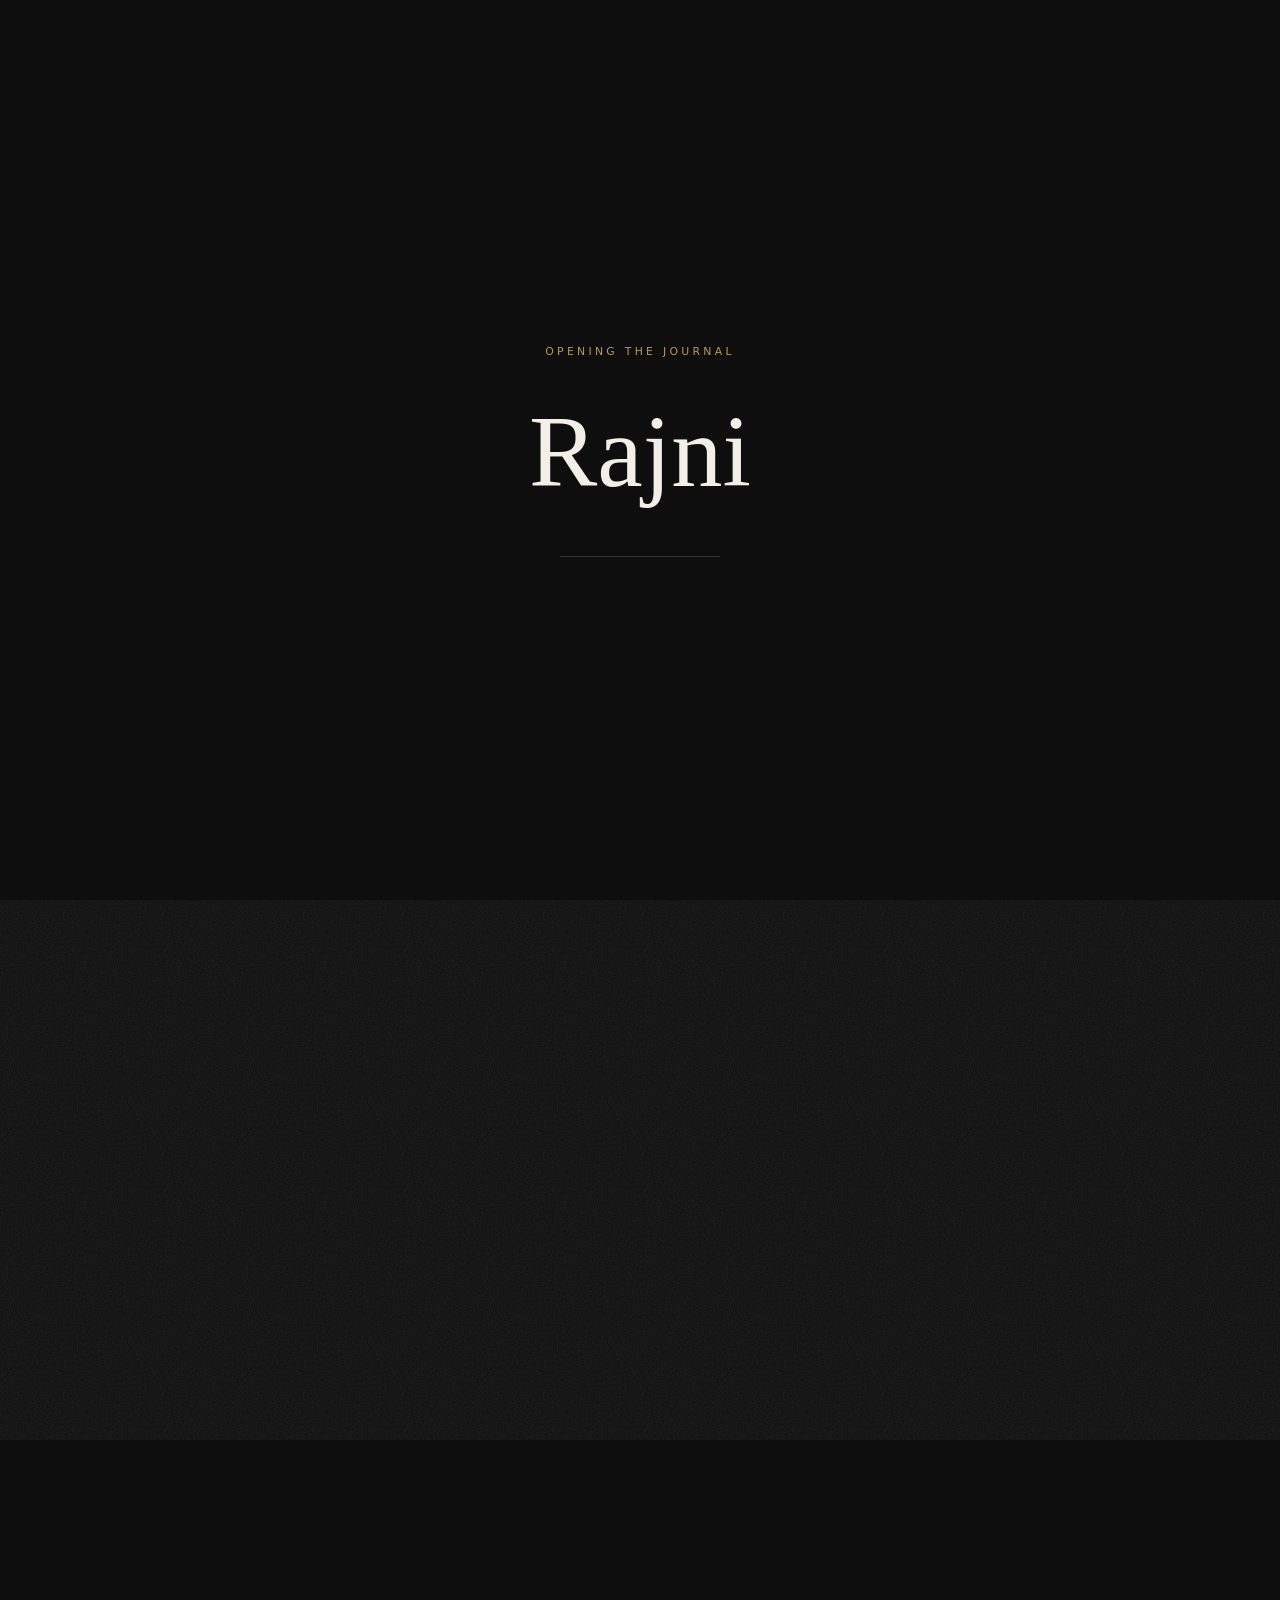
<file: index.html>
<!doctype html>
<html lang="en">
<head>
  <meta charset="utf-8">
  <meta name="viewport" content="width=device-width, initial-scale=1, viewport-fit=cover">
  <title>Rajni — A Designer's Private Journal</title>
  <meta name="description" content="The private journal of Rajni — web, brand and social design, WordPress and PHP builds, AI-assisted creative work.">
  <meta name="theme-color" content="#0e0e0e">
  <link rel="preconnect" href="https://fonts.googleapis.com">
  <link rel="preconnect" href="https://fonts.gstatic.com" crossorigin>
  <link href="https://fonts.googleapis.com/css2?family=Cormorant+Garamond:ital,wght@0,300;0,400;0,500;1,300;1,400;1,500&family=Inter:wght@300;400;500;600;700&family=Playfair+Display:ital,wght@0,400..900;1,400..900&family=Caveat:wght@400;600&family=Noto+Serif+Devanagari:wght@400;600&display=swap" rel="stylesheet">
  <link rel="stylesheet" href="css/styles.css">
</head>
<body class="is-loading">

  <!-- ============ Global layers ============ -->
  <div class="grain" aria-hidden="true"></div>

  <div class="grid-overlay" aria-hidden="true">
    <div class="grid-cols"><i></i><i></i><i></i><i></i><i></i><i></i><i></i><i></i><i></i><i></i><i></i><i></i></div>
    <div class="grid-h grid-h1"></div><div class="grid-h grid-h2"></div>
    <span class="reg tl">+</span><span class="reg tr">+</span><span class="reg bl">+</span><span class="reg br">+</span>
    <span class="grid-label">GRID 12 · BASELINE 8</span>
  </div>

  <div class="cursor" aria-hidden="true"><span class="cursor-label"></span></div>

  <div class="pageturn" aria-hidden="true">
    <div class="pt-sheet pt-a"><div class="pt-holes"><i></i><i></i><i></i></div></div>
    <div class="pt-sheet pt-b">
      <div class="pt-copy"><small class="pt-kicker">Chapter</small><h2 class="pt-title"></h2></div>
    </div>
  </div>

  <div class="loader" aria-hidden="true">
    <div class="loader-inner"><small>Opening the journal</small><h1>Rajni</h1><div class="loader-bar"><i></i></div></div>
  </div>

  <!-- ============ Fixed UI ============ -->
  <header class="ui ui-top">
    <a class="brand" href="#" data-goto="0" aria-label="Back to cover">R<span>.</span></a>
    <nav class="chapters" aria-label="Chapters"></nav>
    <button class="grid-toggle" type="button" aria-pressed="false">Grid <kbd>G</kbd></button>
  </header>

  <footer class="ui ui-bottom">
    <div class="count"><b class="count-now">01</b><span>/</span><span class="count-total">25</span></div>
    <div class="progress"><i></i></div>
    <div class="chapter-name">Cover</div>
    <div class="hint"><span>Scroll</span> or <span>← →</span></div>
  </footer>

  <!-- ============ Journey ============ -->
  <main class="stage">
    <div class="track">

      <!-- 01 COVER -->
      <section class="screen" data-theme="light" data-chapter="Cover" data-title="Cover">
        <div class="paper-lines"></div>
        <div class="frame arch abs" data-depth="40" style="--x:56;--y:10%;--w:19;--r:0deg"><img src="assets/art/book-design.svg" alt="A hardcover book of website design"><small class="cap">Plate I — a book of design</small></div>
        <div class="frame abs" data-depth="70" data-speed="8" style="--x:73;--y:38%;--w:16;--r:3deg"><img src="assets/art/monitor-code.svg" alt="A desktop with code on screen"><small class="cap">Plate II — code, after dark</small></div>
        <div class="frame arch abs" data-depth="25" style="--x:80;--y:6%;--w:12;--r:-2deg"><img src="assets/art/book-stack.svg" alt="A stack of design books"></div>
        <div class="cover-type abs" style="--x:6;--y:20%;--w:56">
          <small class="eyebrow">Volume 01 — The Private Journal of</small>
          <h1 class="display">Rajni<em>.</em></h1>
          <p class="lede">Web, brand and social design — built in WordPress and PHP,<br>shaped with AI, kept as a quiet record of how things are made.</p>
        </div>
        <div class="cover-foot abs" style="--x:6;--y:84%;--w:48"><span>Sydney, Australia</span><span>Portfolio 2026</span><span>Turn the page →</span></div>
        <aside class="note" style="--x:38;--y:74%;--r:-4deg" data-more="Scroll, use the arrow keys, or drag these notes around — they're pinned, not glued."><b>A note —</b> this journal moves sideways. Take your time.</aside>
      </section>

      <!-- 02 MY STORY -->
      <section class="screen" data-theme="dark" data-chapter="My Story" data-title="My Story">
        <div class="frame arch abs" data-depth="30" data-speed="-6" style="--x:5;--y:12%;--w:23;--r:0deg"><img src="assets/art/writing-desk.svg" alt="A writing desk with an open journal and tea"><small class="cap">Fig. 1 — where I write</small></div>
        <div class="frame abs" data-depth="60" data-speed="10" style="--x:21;--y:50%;--w:16;--r:-3deg"><img src="assets/art/reading-nook.svg" alt="A quiet reading corner with an armchair and lamp"><small class="cap">Fig. 2 — where I read</small></div>
        <div class="text-block abs" style="--x:44;--y:14%;--w:44">
          <small class="eyebrow">Chapter I — My Story</small>
          <h2 class="h1">An IT mind with a designer's eye — I make <em>calm</em>, considered websites.</h2>
          <p>I came to Australia to study information technology and cyber security — two master's degrees, in a new country, building a life from scratch. Along the way I worked as a WordPress and SEO assistant, in a warehouse and in a pizzeria, and learned that I love being useful. Somewhere between code and colour I realised the part I enjoy most is shaping how things feel.</p>
          <p>Today I design and build websites in WordPress and PHP, craft brand concepts and social campaigns, and use AI — Claude and careful prompting — to explore ideas faster without losing the human touch.</p>
        </div>
        <span class="giant abs" style="--x:64;--y:64%;--w:40" data-speed="-14">01</span>
        <aside class="note note-dark" style="--x:34;--y:6%;--r:3deg" data-more="Reading books, building small projects in public, and trying to turn good intentions into habits."><b>This season —</b> books, builds, habits.</aside>
      </section>

      <!-- 03 DESIGN PHILOSOPHY -->
      <section class="screen" data-theme="dark" data-chapter="Design Philosophy" data-title="Design Philosophy">
        <div class="vertical-title abs" style="--x:3;--y:12%">Design Philosophy</div>
        <div class="philosophy abs" style="--x:12;--y:14%;--w:58">
          <blockquote class="quote">“Space is the first luxury. <em>Restraint is the second.</em>”</blockquote>
          <div class="three">
            <article><span>01</span><h3>Ma — the pause</h3><p>Emptiness is a material. I leave room so the important thing can breathe.</p></article>
            <article><span>02</span><h3>One clear next step</h3><p>Every page earns its keep: book, call, enquire. No guessing what to do next.</p></article>
            <article><span>03</span><h3>Quiet detail</h3><p>Hairlines, grain, the right 4px. The work you feel before you see it.</p></article>
          </div>
        </div>
        <div class="frame abs" data-depth="35" data-speed="-6" style="--x:78;--y:10%;--w:14;--r:2deg"><img src="assets/art/book-design.svg" alt="A book of design"></div>
        <div class="frame abs" data-depth="55" data-speed="6" style="--x:76;--y:48%;--w:17;--r:-2deg"><img src="assets/art/open-book.svg" alt="An open book of website inspiration"><small class="cap">Study — layouts worth keeping</small></div>
        <aside class="note note-dark" style="--x:56;--y:80%;--r:-2deg" data-more="Three rules I keep: leave room, give every page one clear next step, and finish what I start."><b>Rule of thumb —</b> remove one thing, then another.</aside>
      </section>

      <!-- 04 CREATIVE PROCESS -->
      <section class="screen" data-theme="light" data-chapter="Creative Process" data-title="Creative Process">
        <div class="paper-lines"></div>
        <div class="text-block abs" style="--x:6;--y:14%;--w:36">
          <small class="eyebrow">Chapter III — Creative Process</small>
          <h2 class="h1">From a quiet question to a <em>live</em> website.</h2>
        </div>
        <div class="process abs" style="--x:6;--y:46%;--w:88">
          <div class="process-line"><i></i></div>
          <ol>
            <li><b>01</b><h4>Listen</h4><p>Brief, audience, what the page must do.</p></li>
            <li><b>02</b><h4>Concept</h4><p>Moodboards and prompt-led exploration with Claude.</p></li>
            <li><b>03</b><h4>Compose</h4><p>Grids, type and a small, honest design system.</p></li>
            <li><b>04</b><h4>Build</h4><p>WordPress and PHP, tested locally first.</p></li>
            <li><b>05</b><h4>Launch</h4><p>GitHub Pages or Cloudflare — then refine.</p></li>
          </ol>
        </div>
        <aside class="note" style="--x:62;--y:12%;--r:4deg" data-more="Building locally first means mistakes happen in private and launches stay calm."><b>Where time goes —</b> concept and build, in that order.</aside>
      </section>

      <!-- 05 FEATURED PROJECTS INDEX -->
      <section class="screen" data-theme="dark" data-chapter="Featured Projects" data-title="Featured Projects — Index">
        <div class="text-block abs" style="--x:6;--y:14%;--w:36">
          <small class="eyebrow">Chapter IV — Featured Projects</small>
          <h2 class="h1">Real websites, <em>four pages</em> each.</h2>
          <p>Home → Design System → Website Breakdown → Reflection. Hover a title to preview it.</p>
        </div>
        <ul class="project-index abs" id="projectIndex" style="--x:46;--y:14%;--w:48"></ul>
      </section>

      <!-- PROJECT SCREENS (3 × 4) + BEHANCE SCREEN INJECTED HERE BY js/main.js -->

      <!-- 19 DESIGN PLAYGROUND -->
      <section class="screen" data-theme="dark" data-chapter="Design Playground" data-title="Design Playground" data-anchor="after-projects">
        <div class="text-block abs" style="--x:6;--y:12%;--w:30">
          <small class="eyebrow">Chapter V — Design Playground</small>
          <h2 class="h1">Touch <em>everything.</em></h2>
          <p>A small experiment bench. Type anything, bend the weight, change the paper.</p>
        </div>
        <div class="playground abs" style="--x:38;--y:12%;--w:56">
          <div class="pg-card" id="pgCard">
            <div class="pg-text" id="pgText" contenteditable="true" spellcheck="false" aria-label="Editable specimen">Quiet luxury</div>
          </div>
          <div class="pg-controls">
            <label>Weight <input type="range" id="pgWeight" min="400" max="900" value="500"></label>
            <label>Tracking <input type="range" id="pgTrack" min="-4" max="16" value="0"></label>
            <label>Size <input type="range" id="pgSize" min="40" max="140" value="96"></label>
            <div class="pg-swatches" id="pgSwatches">
              <button type="button" data-bg="#f4efe6" data-fg="#0e0e0e" style="--c:#f4efe6" aria-label="Ivory"></button>
              <button type="button" data-bg="#0e0e0e" data-fg="#f4efe6" style="--c:#0e0e0e" aria-label="Black"></button>
              <button type="button" data-bg="#b59a5b" data-fg="#0e0e0e" style="--c:#b59a5b" aria-label="Gold"></button>
              <button type="button" data-bg="#a0454b" data-fg="#f4efe6" style="--c:#a0454b" aria-label="Berry"></button>
            </div>
          </div>
        </div>
        <aside class="note note-dark" style="--x:10;--y:70%;--r:-3deg" data-more="Playfair Display is a variable font, so the weight slider is real, not faked."><b>Try it —</b> click the words and type.</aside>
      </section>

      <!-- 20 SKILLS — TOOLKIT -->
      <section class="screen" data-theme="dark" data-chapter="Skills" data-title="Skills — Toolkit">
        <div class="text-block abs" style="--x:6;--y:9%;--w:50">
          <small class="eyebrow">Chapter VI — Skills</small>
          <h2 class="h1">What's in the <em>toolkit.</em></h2>
        </div>
        <div class="skill-groups abs" style="--x:6;--y:26%;--w:88">
          <article class="sg"><span class="n">01</span><h3>Build &amp; Launch</h3><p>From a local site to a live link.</p>
            <ul class="chips"><li>WordPress</li><li>PHP</li><li>Local (local dev)</li><li>HTML · CSS · JS</li><li>Git &amp; GitHub</li><li>GitHub Pages</li><li>Cloudflare Pages</li><li>SEO</li></ul></article>
          <article class="sg"><span class="n">02</span><h3>Design</h3><p>Pages that read like a magazine.</p>
            <ul class="chips"><li>UI / UX</li><li>Web design</li><li>Branding</li><li>Figma</li><li>Adobe Creative Suite</li><li>Canva</li><li>Motion · GSAP</li></ul></article>
          <article class="sg"><span class="n">03</span><h3>Brand &amp; Social</h3><p>Campaigns with one consistent world.</p>
            <ul class="chips"><li>Social media campaigns</li><li>Lip Love visual concept</li><li>Instagram &amp; Facebook</li><li>Content calendars</li><li>Visual storytelling</li></ul></article>
          <article class="sg"><span class="n">04</span><h3>AI &amp; Prompting</h3><p>Faster exploration, human final say.</p>
            <ul class="chips"><li>Claude</li><li>AI prompts</li><li>Prompt-led concepts</li><li>AI imagery</li><li>Workflow automation</li></ul></article>
          <article class="sg"><span class="n">05</span><h3>Cloud &amp; Security</h3><p>Fundamentals, practised in a home lab.</p>
            <ul class="chips"><li>AWS Cloud Practitioner</li><li>Azure architecture</li><li>Cyber security</li><li>Kali · pfSense</li><li>VirtualBox</li><li>Docker</li></ul></article>
          <article class="sg"><span class="n">06</span><h3>Working style</h3><p>The habits behind the work.</p>
            <ul class="chips"><li>Self-directed learning</li><li>Documentation · READMEs</li><li>Client communication</li><li>Customer service</li><li>Attention to detail</li></ul></article>
        </div>
      </section>

      <!-- 21 SKILLS — PATH & CREDENTIALS -->
      <section class="screen" data-theme="light" data-chapter="Skills" data-title="Skills — Path & Credentials">
        <div class="paper-lines"></div>
        <div class="text-block abs" style="--x:6;--y:13%;--w:32">
          <small class="eyebrow">Chapter VI — Path &amp; credentials</small>
          <h2 class="h1">Learning in <em>public.</em></h2>
          <p>Two master's degrees in IT, a cloud certification, and projects documented on GitHub as I go.</p>
        </div>
        <ul class="cred abs" style="--x:40;--y:14%;--w:34">
          <li><time>2022 — 2024</time><div><h4>Master of Applied Information Technology</h4><p>Victoria University</p></div></li>
          <li><time>2024 — 2026</time><div><h4>Master of Information Technology</h4><p>Cyber Security major · SISTC</p></div></li>
          <li><time>Certified</time><div><h4>AWS Certified Cloud Practitioner</h4><p>Cloud fundamentals</p></div></li>
          <li><time>Ongoing</time><div><h4>Cyber security home lab &amp; Azure case study</h4><p>Documented on GitHub as portfolio projects</p></div></li>
        </ul>
        <div class="seal abs" data-depth="30" style="--x:80;--y:16%;--w:14;--r:-6deg"><b>AWS</b><small>Cloud<br>Practitioner</small></div>
        <a class="back abs" href="https://github.com/RAjni634" target="_blank" rel="noopener" data-cursor="Open" style="--x:78;--y:50%;--w:16;text-align:center">GitHub ↗</a>
        <aside class="note" style="--x:8;--y:56%;--r:-3deg" data-more="Next up: the advanced Flyer Track Lite on Azure, and phase two of the home lab."><b>Always learning —</b> Azure and the home lab are next.</aside>
        <div class="marquee abs" style="--x:0;--y:80%;--w:100"><div class="marquee-track">
          <span>WordPress</span><span>PHP</span><span>Local</span><span>GitHub Pages</span><span>Cloudflare</span><span>Claude</span><span>AI prompts</span><span>Social media campaigns</span><span>Lip Love visual concept</span>
          <span>WordPress</span><span>PHP</span><span>Local</span><span>GitHub Pages</span><span>Cloudflare</span><span>Claude</span><span>AI prompts</span><span>Social media campaigns</span><span>Lip Love visual concept</span>
        </div></div>
      </section>

      <!-- 22 CREATIVE JOURNAL — gratitude style -->
      <section class="screen" data-theme="light" data-chapter="Creative Journal" data-title="Creative Journal">
        <div class="paper-lines"></div>
        <div class="text-block abs" style="--x:6;--y:12%;--w:24">
          <small class="eyebrow">Chapter VII — Creative Journal</small>
          <h2 class="h1">Notes from the <em>desk.</em></h2>
          <p>A gratitude journal, kept in public. Small, honest and a little handwritten.</p>
        </div>
        <article class="entry abs" style="--x:33;--y:12%;--w:29;--r:-1deg"><small>Entry 01 · Gratitude</small><h4>How I came to Australia</h4><p>I came here to study — two master's degrees in IT and cyber security, in a country that felt very far from home. The first months were quiet and the work was long. But Sydney gave me room to build: new skills, new projects, a habit of starting small and finishing. I'm grateful for every step that brought me here.</p></article>
        <article class="entry abs" style="--x:65;--y:14%;--w:28;--r:1.2deg"><small>Entry 02 · Hobbies</small><h4>Collecting hobbies on purpose</h4><p>Right now it's books — a few pages every night. Then design, small builds, a home lab on weekends. The point isn't to be good fast. It's to be curious on a schedule, and to enjoy the slow part.</p></article>
        <div class="grat abs" style="--x:6;--y:46%;--w:27;--r:-1.5deg">
          <h4>Today I'm grateful for…</h4>
          <ol><li>a quiet morning and a good book</li><li>the people who helped me settle in</li><li>being able to build things from nothing</li></ol>
        </div>
        <div class="mantra abs" style="--x:36;--y:58%;--w:27;--r:1deg" data-cursor="Breathe">
          <small>Mantra · Shani</small>
          <div class="sa" lang="sa">ॐ शं शनैश्चराय नमः</div>
          <div class="tr">Om Śaṁ Śanaiścarāya Namaḥ</div>
          <p>Salutations to Shani — patience, discipline and steady effort.</p>
        </div>
        <div class="mylines abs" style="--x:67;--y:58%;--w:26">
          <p class="q">“Slow is a speed. Steady is a style.”</p>
          <a class="back" href="journal.html" data-cursor="Write">Open my full journal →</a>
        </div>
      </section>

      <!-- 23 WORDS I KEEP -->
      <section class="screen" data-theme="light" data-chapter="Words I Keep" data-title="Words I Keep">
        <div class="paper-lines"></div>
        <div class="text-block abs" style="--x:6;--y:14%;--w:28">
          <small class="eyebrow">Chapter VIII — Words I keep</small>
          <h2 class="h1">Lines worth <em>keeping.</em></h2>
          <p>I'm building a reading habit, one book at a time — and collecting sentences that make me want to build, too.</p>
        </div>
        <figure class="testi abs" style="--x:36;--y:14%;--w:28;--r:-1deg"><blockquote>Do the thing, and you shall have the power.</blockquote><figcaption>Ralph Waldo Emerson — Self-Reliance</figcaption></figure>
        <figure class="testi abs" style="--x:67;--y:28%;--w:26;--r:1.5deg"><blockquote>Books are the best of things, well used.</blockquote><figcaption>Ralph Waldo Emerson — Society and Solitude</figcaption></figure>
        <div class="reading abs" style="--x:36;--y:58%;--w:28;--r:.8deg"><small>Currently</small><h4>Reading, a few pages a night</h4><p>Books on habits, design and building a life in a new country.</p></div>
        <div class="invite abs" style="--x:67;--y:62%;--w:26"><small>Worked with me?</small><p>Client words will live here once they're shared. Say hello and I'll add yours.</p><a class="back" href="mailto:rajni12499@gmail.com?subject=A%20few%20words%20about%20working%20with%20Rajni" data-cursor="Write">Share a few words →</a></div>
        <aside class="note" style="--x:8;--y:66%;--r:3deg" data-more="Real testimonials only — they'll appear here as clients share them."><b>Open slot —</b> ask me for a reference.</aside>
      </section>

      <!-- 24 CONTACT -->
      <section class="screen" data-theme="dark" data-chapter="Contact" data-title="Contact">
        <div class="text-block abs" style="--x:6;--y:16%;--w:40">
          <small class="eyebrow">Chapter IX — Contact</small>
          <h2 class="h1">Let's make something <em>quietly remarkable.</em></h2>
          <p>Websites, brand concepts and social campaigns — or just a good book recommendation.</p>
        </div>
        <div class="contact abs" style="--x:48;--y:20%;--w:28">
          <a class="mail" href="mailto:rajni12499@gmail.com" data-cursor="Write">rajni12499@gmail.com</a>
          <ul>
            <li><a href="https://www.behance.net/rajni2" target="_blank" rel="noopener" data-cursor="Open">Behance <i>↗</i></a></li>
            <li><a href="https://github.com/RAjni634" target="_blank" rel="noopener" data-cursor="Open">GitHub <i>↗</i></a></li>
            <li><a href="journal.html" data-cursor="Open">Journal <i>↗</i></a></li>
          </ul>
        </div>
        <div class="frame arch abs" data-depth="30" style="--x:80;--y:12%;--w:14;--r:2deg"><img src="assets/art/phone-mail.svg" alt="A phone showing an email icon"></div>
        <aside class="note note-dark" style="--x:8;--y:60%;--r:-3deg" data-more="Based in Sydney. Happy to talk about WordPress builds, brand concepts, social campaigns — or the book you are reading."><b>Open to —</b> freelance web, brand &amp; social work.</aside>
      </section>

      <!-- 25 CLOSING -->
      <section class="screen" data-theme="light" data-chapter="Closing" data-title="Closing Statement">
        <div class="paper-lines"></div>
        <div class="closing abs" style="--x:10;--y:24%;--w:80">
          <small class="eyebrow">Final page</small>
          <p class="closing-quote">Design is not decoration. It is the <em>quiet confidence</em> that a thing was made with care.</p>
          <button class="back" type="button" data-goto="0" data-cursor="Begin">Return to the cover ↺</button>
        </div>
        <span class="signature abs" style="--x:68;--y:74%;--w:24">Rajni</span>
      </section>

    </div>
  </main>

  <noscript><p style="padding:2rem;font-family:sans-serif">This journal needs JavaScript to turn its pages.</p></noscript>

  <script src="js/vendor/gsap.min.js"></script>
  <script src="js/vendor/ScrollTrigger.min.js"></script>
  <script src="js/vendor/lenis.min.js"></script>
  <script src="js/data.js"></script>
  <script src="js/main.js"></script>
</body>
</html>
</file>
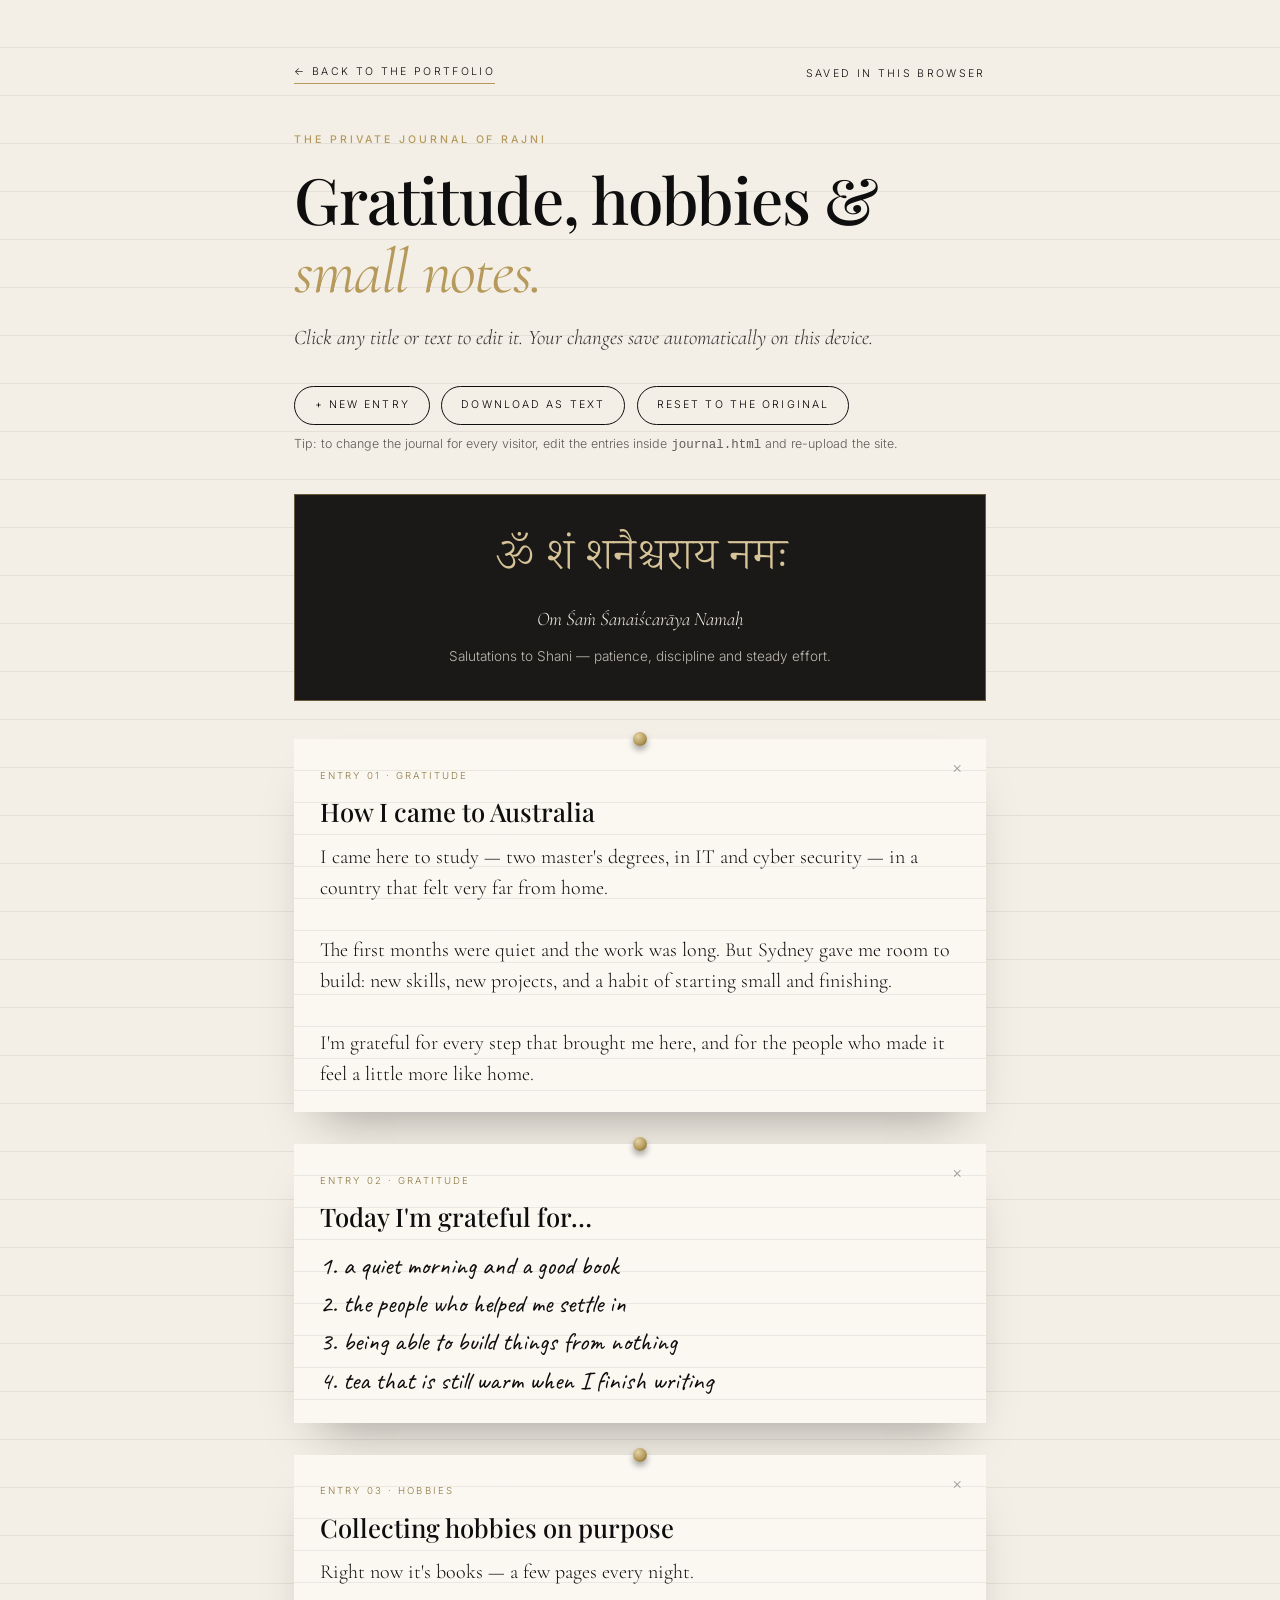
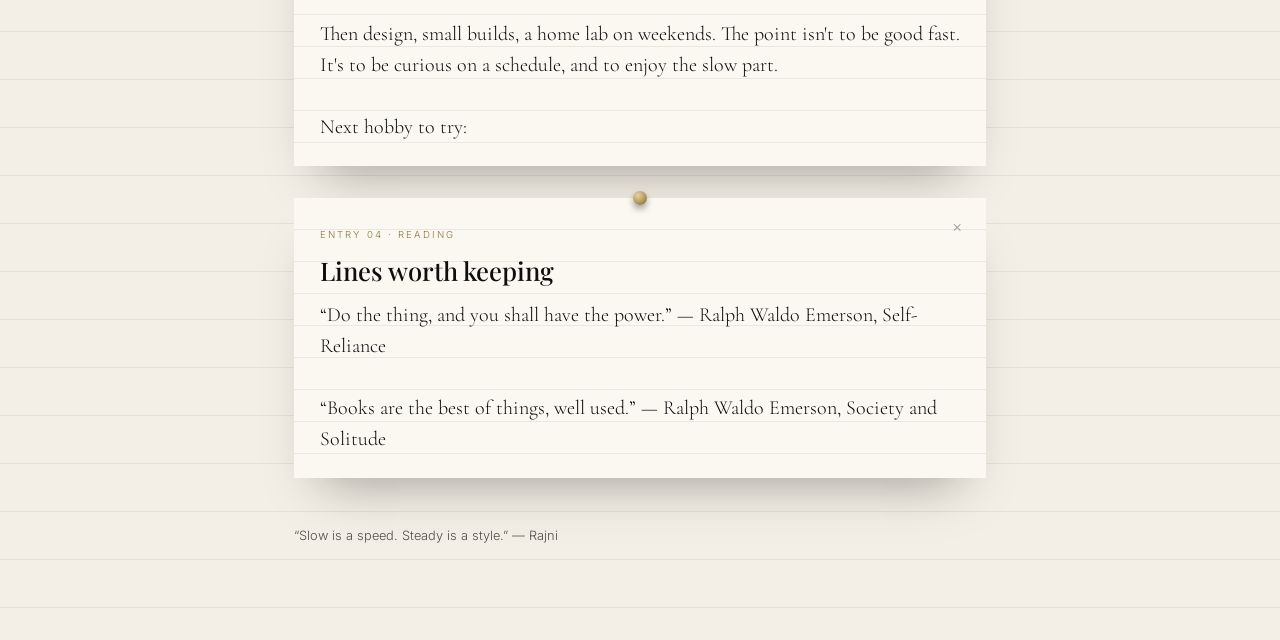
<file: journal.html>
<!doctype html>
<html lang="en">
<head>
  <meta charset="utf-8">
  <meta name="viewport" content="width=device-width, initial-scale=1">
  <title>Rajni — My Journal</title>
  <meta name="robots" content="noindex">
  <link rel="preconnect" href="https://fonts.googleapis.com">
  <link rel="preconnect" href="https://fonts.gstatic.com" crossorigin>
  <link href="https://fonts.googleapis.com/css2?family=Cormorant+Garamond:ital,wght@0,400;0,500;1,400&family=Inter:wght@300;400;500&family=Playfair+Display:ital,wght@0,400..700;1,400..700&family=Caveat:wght@400;600&family=Noto+Serif+Devanagari:wght@400;600&display=swap" rel="stylesheet">
  <style>
    :root { --ivory:#f4efe6; --warm:#fbf8f2; --black:#0e0e0e; --gold:#b59a5b; --bronze:#8d7843; }
    * { box-sizing: border-box; margin: 0; padding: 0; }
    body { font-family: Inter, system-ui, sans-serif; font-weight: 300; background: var(--ivory); color: var(--black); line-height: 1.6;
      background-image: repeating-linear-gradient(to bottom, transparent 0 47px, rgba(14,14,14,.07) 47px 48px); }
    .wrap { max-width: 46rem; margin: 0 auto; padding: 4rem 1.4rem 6rem; }
    a { color: inherit; }
    .top { display: flex; justify-content: space-between; align-items: center; font-size: .66rem; letter-spacing: .22em; text-transform: uppercase; }
    .top a { text-decoration: none; border-bottom: 1px solid var(--gold); padding-bottom: 2px; }
    small.eyebrow { display: block; margin: 3rem 0 1rem; font-size: .66rem; letter-spacing: .28em; text-transform: uppercase; color: var(--gold); font-weight: 500; }
    h1 { font-family: "Playfair Display", serif; font-weight: 500; font-size: clamp(2.4rem, 7vw, 4rem); line-height: 1.05; letter-spacing: -.02em; }
    h1 em { font-family: "Cormorant Garamond", serif; color: var(--gold); font-weight: 400; }
    .lede { font-family: "Cormorant Garamond", serif; font-style: italic; font-size: 1.3rem; margin-top: 1rem; opacity: .85; }
    .bar { display: flex; flex-wrap: wrap; gap: .7rem; margin: 2rem 0 .6rem; }
    button { font: inherit; cursor: pointer; border: 1px solid var(--black); background: none; border-radius: 99px; padding: .6rem 1.2rem; font-size: .66rem; letter-spacing: .2em; text-transform: uppercase; transition: background .3s, color .3s; }
    button:hover { background: var(--black); color: var(--ivory); }
    .hint { font-size: .78rem; opacity: .65; }
    .entry { position: relative; background: var(--warm); margin: 2rem 0; padding: 1.8rem 1.6rem 1.4rem; box-shadow: 0 30px 50px -26px rgba(0,0,0,.35);
      background-image: repeating-linear-gradient(to bottom, transparent 0 31px, rgba(14,14,14,.07) 31px 32px); }
    .entry::before { content: ""; position: absolute; top: -7px; left: 50%; width: 14px; height: 14px; margin-left: -7px; border-radius: 50%; background: radial-gradient(circle at 35% 30%, #e3d3a6, var(--gold) 55%, #6e5a2a); box-shadow: 0 4px 6px rgba(0,0,0,.35); }
    .meta { display: flex; justify-content: space-between; font-size: .6rem; letter-spacing: .22em; text-transform: uppercase; color: var(--bronze); }
    .entry h2 { font-family: "Playfair Display", serif; font-weight: 500; font-size: 1.6rem; margin: .5rem 0 .6rem; outline: none; }
    .entry .body { font-family: "Cormorant Garamond", serif; font-size: 1.25rem; line-height: 1.55; outline: none; white-space: pre-wrap; }
    .entry .body.hand { font-family: Caveat, "Segoe Script", cursive; font-size: 1.6rem; line-height: 1.5; }
    .entry [contenteditable]:focus { background: rgba(181,154,91,.12); border-radius: 4px; }
    .del { position: absolute; top: .8rem; right: 1rem; border: 0; padding: .2rem .5rem; font-size: 1rem; letter-spacing: 0; opacity: .35; }
    .del:hover { opacity: 1; background: none; color: #a0454b; }
    .mantra { text-align: center; background: #1a1917; color: var(--ivory); padding: 2rem 1.4rem; margin: 2.4rem 0; border: 1px solid rgba(181,154,91,.5); }
    .mantra .sa { font-family: "Noto Serif Devanagari", "Noto Sans Devanagari", "Mangal", serif; font-size: clamp(1.8rem, 6vw, 2.8rem); color: #d6c398; }
    .mantra .tr { font-family: "Cormorant Garamond", serif; font-style: italic; font-size: 1.2rem; margin-top: .3rem; }
    .mantra p { font-size: .85rem; opacity: .75; margin-top: .7rem; }
    footer { margin-top: 3rem; font-size: .8rem; opacity: .7; }
    @media print { .bar, .del, .top { display: none; } }
  </style>
</head>
<body>
  <div class="wrap">
    <div class="top"><a href="index.html">← Back to the portfolio</a><span id="saved">Saved in this browser</span></div>

    <small class="eyebrow">The private journal of Rajni</small>
    <h1>Gratitude, hobbies &amp; <em>small notes.</em></h1>
    <p class="lede">Click any title or text to edit it. Your changes save automatically on this device.</p>

    <div class="bar">
      <button id="add">+ New entry</button>
      <button id="export">Download as text</button>
      <button id="reset">Reset to the original</button>
    </div>
    <p class="hint">Tip: to change the journal for every visitor, edit the entries inside <code>journal.html</code> and re-upload the site.</p>

    <div class="mantra">
      <div class="sa" lang="sa">ॐ शं शनैश्चराय नमः</div>
      <div class="tr">Om Śaṁ Śanaiścarāya Namaḥ</div>
      <p>Salutations to Shani — patience, discipline and steady effort.</p>
    </div>

    <div id="entries"></div>

    <footer>“Slow is a speed. Steady is a style.” — Rajni</footer>
  </div>

<script>
(function () {
  var KEY = "rajni-journal-v1";
  var DEFAULTS = [
    { date: "Entry 01 · Gratitude", title: "How I came to Australia", hand: false,
      body: "I came here to study — two master's degrees, in IT and cyber security — in a country that felt very far from home.\n\nThe first months were quiet and the work was long. But Sydney gave me room to build: new skills, new projects, and a habit of starting small and finishing.\n\nI'm grateful for every step that brought me here, and for the people who made it feel a little more like home." },
    { date: "Entry 02 · Gratitude", title: "Today I'm grateful for…", hand: true,
      body: "1. a quiet morning and a good book\n2. the people who helped me settle in\n3. being able to build things from nothing\n4. tea that is still warm when I finish writing" },
    { date: "Entry 03 · Hobbies", title: "Collecting hobbies on purpose", hand: false,
      body: "Right now it's books — a few pages every night.\n\nThen design, small builds, a home lab on weekends. The point isn't to be good fast. It's to be curious on a schedule, and to enjoy the slow part.\n\nNext hobby to try: " },
    { date: "Entry 04 · Reading", title: "Lines worth keeping", hand: false,
      body: "“Do the thing, and you shall have the power.” — Ralph Waldo Emerson, Self-Reliance\n\n“Books are the best of things, well used.” — Ralph Waldo Emerson, Society and Solitude" }
  ];
  var box = document.getElementById("entries"), saved = document.getElementById("saved");

  function load() { try { var r = localStorage.getItem(KEY); if (r) return JSON.parse(r); } catch (e) {} return JSON.parse(JSON.stringify(DEFAULTS)); }
  var data = load();
  function persist() { try { localStorage.setItem(KEY, JSON.stringify(data)); saved.textContent = "Saved in this browser"; } catch (e) { saved.textContent = "Could not save (private mode?)"; } }

  function render() {
    box.innerHTML = "";
    data.forEach(function (e, i) {
      var el = document.createElement("article"); el.className = "entry";
      el.innerHTML = '<button class="del" title="Delete entry" aria-label="Delete entry">×</button>' +
        '<div class="meta"><span contenteditable="true" data-k="date"></span></div>' +
        '<h2 contenteditable="true" data-k="title"></h2>' +
        '<div class="body' + (e.hand ? ' hand' : '') + '" contenteditable="true" data-k="body"></div>';
      el.querySelectorAll("[data-k]").forEach(function (n) {
        n.textContent = e[n.dataset.k];
        n.addEventListener("input", function () { data[i][n.dataset.k] = n.innerText; persist(); });
      });
      el.querySelector(".del").addEventListener("click", function () { if (confirm("Delete this entry?")) { data.splice(i, 1); persist(); render(); } });
      box.appendChild(el);
    });
  }
  document.getElementById("add").addEventListener("click", function () {
    var d = new Date().toLocaleDateString("en-AU", { day: "numeric", month: "long", year: "numeric" });
    data.unshift({ date: d + " · Gratitude", title: "Today I'm grateful for…", hand: true, body: "1. \n2. \n3. " });
    persist(); render(); var f = box.querySelector(".body"); if (f) f.focus();
  });
  document.getElementById("reset").addEventListener("click", function () { if (confirm("Replace everything with the original entries?")) { data = JSON.parse(JSON.stringify(DEFAULTS)); persist(); render(); } });
  document.getElementById("export").addEventListener("click", function () {
    var txt = data.map(function (e) { return e.date + "\n" + e.title + "\n\n" + e.body; }).join("\n\n— — —\n\n");
    var a = document.createElement("a"); a.href = URL.createObjectURL(new Blob([txt], { type: "text/plain" })); a.download = "rajni-journal.txt"; a.click();
  });
  render();
})();
</script>
</body>
</html>
</file>
<file: css/styles.css>
/* ==========================================================================
   RAJNI — A DESIGNER'S PRIVATE JOURNAL
   Tokens → Base → Global layers → UI → Screens → Components → Projects → Mobile
   ========================================================================== */

:root {
  --cw: min(100vw, 177.78vh);
  --ivory: #f4efe6;
  --warm: #fbf8f2;
  --black: #0e0e0e;
  --dark: #1a1917;
  --gold: #b59a5b;
  --gold-soft: #d6c398;
  --line-light: rgba(14, 14, 14, .14);
  --line-dark: rgba(244, 239, 230, .16);

  --f-display: "Playfair Display", "Times New Roman", serif;
  --f-serif: "Cormorant Garamond", Georgia, serif;
  --f-sans: "Inter", system-ui, sans-serif;

  --ease: cubic-bezier(.65, 0, .15, 1);
  --pad: 6vw;
}

*, *::before, *::after { box-sizing: border-box; margin: 0; padding: 0; }
html { font-size: 16px; -webkit-text-size-adjust: 100%; }
html.lenis, html.lenis body { height: auto; }
.lenis.lenis-smooth { scroll-behavior: auto !important; }
.lenis.lenis-stopped { overflow: hidden; }

body {
  font-family: var(--f-sans);
  font-weight: 300;
  background: var(--black);
  color: var(--ivory);
  line-height: 1.6;
  -webkit-font-smoothing: antialiased;
  overflow-x: hidden;
}
body.is-loading { overflow: hidden; }
a { color: inherit; text-decoration: none; }
button { font: inherit; color: inherit; background: none; border: 0; cursor: pointer; }
ul, ol { list-style: none; }
img, video { display: block; max-width: 100%; }
::selection { background: var(--gold); color: var(--black); }

/* ---------- Type ---------- */
.display { font-family: var(--f-display); font-weight: 500; font-size: clamp(7rem, min(22vw, 38vh), 24rem); line-height: .85; letter-spacing: -.03em; }
.display em, .h1 em, .closing-quote em { font-family: var(--f-serif); font-style: italic; font-weight: 400; color: var(--gold); }
.h1 { font-family: var(--f-display); font-weight: 500; font-size: clamp(2rem, min(3.6vw, 6.6vh), 4.6rem); line-height: 1.08; letter-spacing: -.015em; }
.eyebrow { display: block; font-size: .68rem; letter-spacing: .28em; text-transform: uppercase; color: var(--gold); margin-bottom: 1.4rem; font-weight: 500; }
.lede { font-family: var(--f-serif); font-size: clamp(1.2rem, min(1.8vw, 3.2vh), 2rem); font-style: italic; line-height: 1.4; margin-top: 2rem; opacity: .85; }
.text-block p { margin-top: 1.2rem; font-size: clamp(.9rem, min(1vw, 2vh), 1.05rem); max-width: 34rem; opacity: .82; }
.cap { display: block; font-family: var(--f-serif); font-style: italic; font-size: .85rem; margin-top: .6rem; opacity: .7; }

/* ---------- Global layers ---------- */
.grain {
  position: fixed; inset: -60%; z-index: 80; pointer-events: none; opacity: .11;
  background-image: url("data:image/svg+xml;utf8,<svg xmlns='http://www.w3.org/2000/svg' width='240' height='240'><filter id='n'><feTurbulence type='fractalNoise' baseFrequency='.8' numOctaves='2' stitchTiles='stitch'/><feColorMatrix type='saturate' values='0'/></filter><rect width='100%' height='100%' filter='url(%23n)'/></svg>");
  animation: grain 1s steps(6) infinite;
}
@keyframes grain {
  0% { transform: translate(0, 0); } 17% { transform: translate(-4%, 3%); } 34% { transform: translate(3%, -5%); }
  51% { transform: translate(-6%, -2%); } 68% { transform: translate(5%, 4%); } 85% { transform: translate(-2%, 6%); } 100% { transform: translate(0, 0); }
}

.grid-overlay { position: fixed; inset: 0; z-index: 60; pointer-events: none; opacity: 0; transition: opacity .6s var(--ease); }
body.show-grid .grid-overlay { opacity: 1; }
.grid-cols { position: absolute; inset: 0 var(--pad); display: grid; grid-template-columns: repeat(12, 1fr); gap: 1.2vw; }
.grid-cols i { background: rgba(181, 154, 91, .09); border-left: 1px solid rgba(181, 154, 91, .35); border-right: 1px solid rgba(181, 154, 91, .35); }
.grid-h { position: absolute; left: 0; right: 0; height: 1px; background: rgba(181, 154, 91, .45); }
.grid-h1 { top: 33.333%; } .grid-h2 { top: 66.666%; }
.reg { position: absolute; font-family: var(--f-sans); font-size: 1.1rem; color: var(--gold); }
.reg.tl { top: 14px; left: 14px; } .reg.tr { top: 14px; right: 14px; } .reg.bl { bottom: 14px; left: 14px; } .reg.br { bottom: 14px; right: 14px; }
.grid-label { position: absolute; top: 50%; right: 14px; transform: rotate(90deg) translateX(50%); transform-origin: right center; font-size: .6rem; letter-spacing: .3em; color: var(--gold); }

.cursor { position: fixed; top: 0; left: 0; z-index: 95; width: 14px; height: 14px; margin: -7px 0 0 -7px; border-radius: 50%; border: 1px solid var(--gold); pointer-events: none; opacity: 0; display: grid; place-items: center; transition: width .35s var(--ease), height .35s var(--ease), margin .35s var(--ease), background .35s, opacity .3s; }
.cursor.on { opacity: 1; }
.cursor.big { width: 84px; height: 84px; margin: -42px 0 0 -42px; background: rgba(181, 154, 91, .92); border-color: transparent; }
.cursor-label { font-size: .62rem; letter-spacing: .2em; text-transform: uppercase; color: var(--black); opacity: 0; transition: opacity .2s; }
.cursor.big .cursor-label { opacity: 1; }
@media (pointer: coarse) { .cursor { display: none; } }

/* Notebook page transition */
.pageturn { position: fixed; inset: 0; z-index: 90; pointer-events: none; }
.pt-sheet { position: absolute; inset: 0; clip-path: inset(0 0 0 100%); }
.pt-a {
  background:
    repeating-linear-gradient(to bottom, transparent 0 39px, rgba(14,14,14,.1) 39px 40px),
    linear-gradient(90deg, #e9e1d1, var(--ivory) 6%, var(--warm));
  box-shadow: -30px 0 60px rgba(0,0,0,.35);
}
.pt-a::before { content: ""; position: absolute; top: 0; bottom: 0; left: 0; width: 70px; background: linear-gradient(90deg, rgba(0,0,0,.28), transparent); }
.pt-holes { position: absolute; left: 24px; top: 0; bottom: 0; display: flex; flex-direction: column; justify-content: space-around; padding: 12vh 0; }
.pt-holes i { width: 16px; height: 16px; border-radius: 50%; background: var(--dark); box-shadow: inset 0 2px 4px rgba(0,0,0,.6); }
.pt-b { display: grid; place-items: center; background: transparent; }
.pt-copy { text-align: center; color: var(--black); opacity: 0; }
.pt-kicker { display: block; font-size: .7rem; letter-spacing: .3em; text-transform: uppercase; color: var(--gold); margin-bottom: 1rem; }
.pt-title { font-family: var(--f-display); font-weight: 500; font-size: clamp(2.4rem, 6vw, 6rem); letter-spacing: -.02em; }

.loader { position: fixed; inset: 0; z-index: 100; background: var(--black); display: grid; place-items: center; text-align: center; }
.loader small { display: block; font-size: .68rem; letter-spacing: .3em; text-transform: uppercase; color: var(--gold); }
.loader h1 { font-family: var(--f-display); font-weight: 500; font-size: clamp(3rem, 8vw, 7rem); margin: .6rem 0 1.4rem; }
.loader-bar { width: 160px; height: 1px; background: var(--line-dark); margin: 0 auto; overflow: hidden; }
.loader-bar i { display: block; height: 100%; background: var(--gold); transform: scaleX(0); transform-origin: left; }

/* ---------- Fixed UI ---------- */
.ui { position: fixed; left: 0; right: 0; z-index: 70; display: flex; align-items: center; justify-content: space-between; padding: 0 var(--pad); color: #fff; mix-blend-mode: difference; pointer-events: none; }
.ui > * { pointer-events: auto; }
.ui-top { top: 0; height: 84px; }
.ui-bottom { bottom: 0; height: 76px; gap: 2rem; }
.brand { font-family: var(--f-display); font-size: 1.6rem; font-weight: 600; }
.brand span { color: var(--gold-soft); }
.chapters { display: flex; gap: .55rem; align-items: center; }
.chapters button { position: relative; width: 28px; height: 18px; display: grid; place-items: center; }
.chapters button::before { content: ""; width: 100%; height: 1px; background: currentColor; opacity: .35; transition: opacity .3s, height .3s; }
.chapters button.active::before { opacity: 1; height: 2px; }
.chapters button span { position: absolute; top: 26px; left: 50%; transform: translateX(-50%); font-size: .58rem; letter-spacing: .18em; text-transform: uppercase; white-space: nowrap; opacity: 0; transition: opacity .25s; pointer-events: none; }
.chapters button:hover span { opacity: 1; }
.grid-toggle { font-size: .66rem; letter-spacing: .22em; text-transform: uppercase; border: 1px solid rgba(255,255,255,.5); padding: .45rem .8rem; border-radius: 99px; }
.grid-toggle kbd { font-family: inherit; opacity: .55; margin-left: .4rem; }
.count { font-family: var(--f-display); font-size: 1rem; display: flex; gap: .45rem; align-items: baseline; }
.count b { font-weight: 500; }
.count span { opacity: .5; }
.progress { flex: 1; max-width: 260px; height: 1px; background: rgba(255,255,255,.28); }
.progress i { display: block; height: 100%; background: #fff; transform: scaleX(0); transform-origin: left; }
.chapter-name { font-family: var(--f-serif); font-style: italic; font-size: 1.05rem; flex: 1; }
.hint { font-size: .62rem; letter-spacing: .2em; text-transform: uppercase; opacity: .6; }

/* ---------- Stage / track / screens ---------- */
.stage { position: relative; height: 100vh; overflow: hidden; }
.track { display: flex; height: 100vh; width: max-content; will-change: transform; }
.screen { position: relative; flex: 0 0 100vw; width: 100vw; height: 100vh; overflow: hidden; }
.screen[data-theme="light"] { background: var(--ivory); color: var(--black); }
.screen[data-theme="dark"] { background: var(--dark); color: var(--ivory); }
.screen[data-theme="black"] { background: var(--black); color: var(--ivory); }
.screen[data-theme="warm"] { background: var(--warm); color: var(--black); }
.screen::after { content: ""; position: absolute; top: 0; bottom: 0; right: 0; width: 1px; background: currentColor; opacity: .08; pointer-events: none; }

.abs { position: absolute; left: calc((100% - var(--cw)) / 2 + var(--x) * var(--cw) / 100); top: var(--y); width: calc(var(--w) * var(--cw) / 100); rotate: var(--r, 0deg); }
.paper-lines { position: absolute; inset: 0; pointer-events: none; opacity: .5;
  background: repeating-linear-gradient(to bottom, transparent 0 47px, rgba(14,14,14,.08) 47px 48px);
  -webkit-mask-image: linear-gradient(90deg, transparent, #000 10%, #000 90%, transparent); mask-image: linear-gradient(90deg, transparent, #000 10%, #000 90%, transparent); }
.screen[data-theme="dark"] .paper-lines, .screen[data-theme="black"] .paper-lines { background: repeating-linear-gradient(to bottom, transparent 0 47px, rgba(244,239,230,.06) 47px 48px); }

/* ---------- Frames & placeholder art ---------- */
.frame { will-change: transform; }
.frame > .art, .frame > img { width: 100%; aspect-ratio: 3/4; object-fit: cover; box-shadow: 0 30px 60px -20px rgba(0,0,0,.45); }
.frame.arch > .art, .frame.arch > img { border-radius: 999px 999px 0 0; aspect-ratio: 2/3; }
.art-1 { background: radial-gradient(circle at 50% 30%, #f3e6c4, transparent 45%), linear-gradient(170deg, #cdb785, #8d7843 60%, #2c2619); }
.art-2 { background: linear-gradient(135deg, transparent 49.5%, rgba(14,14,14,.25) 50%, transparent 50.5%), linear-gradient(160deg, #efe6d2, #d9c9a5); }
.art-3 { background: radial-gradient(circle at 70% 25%, #fff6dc 0 12%, transparent 13%), linear-gradient(180deg, #2d2a24, #0e0e0e); }
.art-4 { background: repeating-linear-gradient(90deg, rgba(181,154,91,.35) 0 2px, transparent 2px 22px), linear-gradient(190deg, #3a352b, #15130f); }

/* ---------- Pinned journal notes ---------- */
.note {
  position: absolute; left: calc((100% - var(--cw)) / 2 + var(--x) * var(--cw) / 100); top: var(--y); rotate: var(--r, 0deg); z-index: 20;
  width: 15rem; padding: 1.5rem 1.3rem 1.2rem; background: var(--warm); color: var(--black);
  font-family: var(--f-serif); font-size: 1.12rem; line-height: 1.3; cursor: grab; touch-action: none;
  box-shadow: 0 18px 30px -12px rgba(0,0,0,.35), 0 2px 0 rgba(0,0,0,.05);
  background-image: repeating-linear-gradient(to bottom, transparent 0 25px, rgba(14,14,14,.07) 25px 26px);
  transition: box-shadow .3s, rotate .4s var(--ease);
}
.note b { font-family: var(--f-sans); font-size: .6rem; letter-spacing: .2em; text-transform: uppercase; color: #8d7843; display: block; margin-bottom: .4rem; font-weight: 600; }
.note::before { content: ""; position: absolute; top: -7px; left: 50%; width: 14px; height: 14px; margin-left: -7px; border-radius: 50%; background: radial-gradient(circle at 35% 30%, #e3d3a6, var(--gold) 55%, #6e5a2a); box-shadow: 0 4px 6px rgba(0,0,0,.35); }
.note.note-dark { background-color: #26231f; color: var(--ivory); border: 1px solid rgba(181,154,91,.35); background-image: repeating-linear-gradient(to bottom, transparent 0 25px, rgba(244,239,230,.06) 25px 26px); }
.note.note-dark b { color: var(--gold); }
.note:hover { rotate: 0deg; }
.note.dragging { cursor: grabbing; box-shadow: 0 34px 50px -14px rgba(0,0,0,.5); rotate: 0deg; }
.note-more { max-height: 0; overflow: hidden; opacity: 0; font-family: var(--f-sans); font-size: .78rem; font-weight: 300; line-height: 1.5; transition: max-height .5s var(--ease), opacity .4s, margin .4s; }
.note.open .note-more { max-height: 12rem; opacity: .85; margin-top: .8rem; }
.note::after { content: "+"; position: absolute; right: .8rem; top: .5rem; font-family: var(--f-sans); font-size: .9rem; opacity: .4; transition: transform .4s var(--ease); }
.note.open::after { transform: rotate(45deg); }

/* ---------- Static screen components ---------- */
.cover-type .display { margin-left: -.04em; }
.cover-foot { display: flex; justify-content: space-between; font-size: .66rem; letter-spacing: .24em; text-transform: uppercase; opacity: .65; }
.giant { font-family: var(--f-display); font-size: clamp(10rem, 28vw, 30rem); line-height: .8; color: transparent; -webkit-text-stroke: 1px rgba(244,239,230,.18); }
.vertical-title { writing-mode: vertical-rl; transform: rotate(180deg); font-family: var(--f-serif); font-style: italic; font-size: 1.1rem; opacity: .6; letter-spacing: .1em; }
.quote { font-family: var(--f-display); font-weight: 500; font-size: clamp(2.2rem, min(5vw, 9vh), 5.8rem); line-height: 1.05; letter-spacing: -.02em; max-width: 56rem; }
.quote em { font-family: var(--f-serif); color: var(--gold); font-weight: 400; }
.three { display: grid; grid-template-columns: repeat(3, 1fr); gap: 2.4vw; margin-top: min(7vh, 4vw); }
.three article { border-top: 1px solid var(--line-dark); padding-top: 1.2rem; }
.three span, .timeline li > span, .process b, .skills li span { font-family: var(--f-display); font-size: .9rem; color: var(--gold); }
.three h3, .timeline h3 { font-family: var(--f-display); font-weight: 500; font-size: clamp(1.2rem, 1.8vw, 1.8rem); margin: .5rem 0; }
.three p, .timeline p { font-size: clamp(.82rem, .95vw, .98rem); opacity: .75; }

.timeline ol { display: grid; grid-template-columns: repeat(4, 1fr); gap: 2.4vw; margin-top: 2.4rem; }
.timeline li { border-top: 1px solid var(--line-light); padding-top: 1.2rem; }

.process-line { height: 1px; background: var(--line-light); position: relative; margin-bottom: 2.2rem; }
.process-line i { position: absolute; left: 0; top: -1px; height: 3px; width: 100%; background: var(--gold); transform: scaleX(0); transform-origin: left; }
.process ol { display: grid; grid-template-columns: repeat(5, 1fr); gap: 2vw; }
.process h4 { font-family: var(--f-display); font-weight: 500; font-size: clamp(1.4rem, 2.2vw, 2.2rem); margin: .4rem 0; }
.process p { font-size: .9rem; opacity: .7; }

.project-index li { border-top: 1px solid var(--line-dark); }
.project-index li:last-child { border-bottom: 1px solid var(--line-dark); }
.project-index button { width: 100%; display: grid; grid-template-columns: 3.4rem 1fr auto; align-items: baseline; gap: 1rem; padding: min(3.2vh, 1.6rem) 0; text-align: left; transition: padding .5s var(--ease), color .3s; }
.project-index button:hover { padding-left: 1.2rem; color: var(--gold); }
.project-index .pi-num { font-family: var(--f-display); color: var(--gold); }
.project-index .pi-name { font-family: var(--f-display); font-size: clamp(1.6rem, min(3vw, 6vh), 3.4rem); line-height: 1.05; }
.project-index .pi-kind { font-size: .66rem; letter-spacing: .2em; text-transform: uppercase; opacity: .6; }

/* Playground */
.pg-card { border-radius: 4px; background: #f4efe6; color: #0e0e0e; min-height: min(46vh, 26rem); display: grid; place-items: center; padding: 2rem; transition: background .5s var(--ease), color .5s var(--ease); box-shadow: 0 40px 80px -30px rgba(0,0,0,.6); }
.pg-text { font-family: var(--f-display); font-size: 96px; font-weight: 500; line-height: 1; outline: none; text-align: center; max-width: 100%; word-break: break-word; }
.pg-controls { display: flex; flex-wrap: wrap; gap: 1.6rem; align-items: center; margin-top: 1.6rem; font-size: .66rem; letter-spacing: .2em; text-transform: uppercase; }
.pg-controls label { display: flex; align-items: center; gap: .8rem; }
.pg-controls input[type="range"] { accent-color: var(--gold); width: 110px; }
.pg-swatches { display: flex; gap: .6rem; }
.pg-swatches button { width: 26px; height: 26px; border-radius: 50%; background: var(--c); border: 1px solid rgba(244,239,230,.4); transition: transform .3s var(--ease); }
.pg-swatches button:hover { transform: scale(1.25); }

.entry { background: var(--warm); color: var(--black); padding: 1.8rem 1.5rem; box-shadow: 0 30px 50px -22px rgba(0,0,0,.35); background-image: repeating-linear-gradient(to bottom, transparent 0 27px, rgba(14,14,14,.07) 27px 28px); }
.entry small { font-size: .6rem; letter-spacing: .22em; text-transform: uppercase; color: #8d7843; }
.entry h4 { font-family: var(--f-display); font-weight: 500; font-size: 1.5rem; margin: .5rem 0; }
.entry p { font-family: var(--f-serif); font-size: 1.1rem; line-height: 1.4; }

.skills li { display: grid; grid-template-columns: 3rem 1fr; align-items: baseline; padding: min(2.2vh, 1.1rem) 0; font-family: var(--f-display); font-size: clamp(1.2rem, min(2.2vw, 4vh), 2.4rem); position: relative; border-top: 1px solid var(--line-dark); }
.skills li i { position: absolute; left: 0; bottom: -1px; height: 1px; width: 100%; background: var(--gold); transform: scaleX(0); transform-origin: left; transition: transform .7s var(--ease); }
.skills li:hover i { transform: scaleX(1); }
.tools { font-size: .8rem; letter-spacing: .08em; opacity: .75; }
.tools b { color: var(--gold); text-transform: uppercase; letter-spacing: .25em; font-size: .64rem; margin-right: 1rem; }

.testi { background: var(--warm); padding: 2.4rem 2rem; box-shadow: 0 30px 60px -26px rgba(0,0,0,.35); }
.testi blockquote { font-family: var(--f-serif); font-style: italic; font-size: clamp(1.2rem, 1.7vw, 1.8rem); line-height: 1.3; }
.testi figcaption { margin-top: 1.4rem; font-size: .66rem; letter-spacing: .2em; text-transform: uppercase; color: #8d7843; }

.mail { display: inline-block; font-family: var(--f-display); font-size: clamp(1.4rem, 2.6vw, 3rem); border-bottom: 1px solid var(--gold); padding-bottom: .4rem; transition: color .3s; }
.mail:hover { color: var(--gold); }
.contact ul { margin-top: 2.4rem; }
.contact li a { display: flex; justify-content: space-between; padding: 1rem 0; border-top: 1px solid var(--line-dark); font-size: .8rem; letter-spacing: .2em; text-transform: uppercase; transition: padding .4s var(--ease), color .3s; }
.contact li a:hover { padding-left: 1rem; color: var(--gold); }
.closing-quote { font-family: var(--f-display); font-weight: 500; font-size: clamp(2rem, min(5vw, 9vh), 5.6rem); line-height: 1.08; letter-spacing: -.02em; max-width: 60rem; }
.back { margin-top: 3rem; border: 1px solid currentColor; border-radius: 99px; padding: .9rem 1.8rem; font-size: .7rem; letter-spacing: .22em; text-transform: uppercase; transition: background .3s, color .3s; }
.back:hover { background: var(--black); color: var(--ivory); }
.signature { font-family: var(--f-serif); font-style: italic; font-size: clamp(3rem, 7vw, 8rem); color: var(--gold); }

/* ==========================================================================
   PROJECT SCREENS
   Each project sets --p-bg / --p-fg / --p-ac inline. Layout is set by slots (.abs).
   ========================================================================== */
.pj-chip { font-size: .64rem; letter-spacing: .24em; text-transform: uppercase; color: var(--p-ac, var(--gold)); }
.pj-title { font-family: var(--f-display); font-weight: 500; font-size: clamp(2.2rem, min(5vw, 9vh), 6rem); line-height: .98; letter-spacing: -.02em; }
.pj-title em { font-family: var(--f-serif); font-style: italic; font-weight: 400; color: var(--p-ac, var(--gold)); }
.pj-sub { margin-top: 1.2rem; font-size: clamp(.86rem, min(1vw, 2vh), 1rem); max-width: 30rem; opacity: .8; }
.meta { display: grid; grid-template-columns: repeat(2, auto); gap: .9rem 2.4rem; font-size: .8rem; justify-content: start; }
.meta dt { font-size: .58rem; letter-spacing: .24em; text-transform: uppercase; color: var(--p-ac, var(--gold)); }
.meta dd { margin-top: .15rem; }
.pj-big { font-family: var(--f-display); font-size: clamp(8rem, 24vw, 26rem); line-height: .8; color: transparent; -webkit-text-stroke: 1px currentColor; opacity: .08; }

/* Floating glass display */
.glass-wrap { position: absolute; left: calc((100% - var(--cw)) / 2 + var(--x) * var(--cw) / 100); top: var(--y); width: calc(var(--w) * var(--cw) / 100); rotate: var(--r, 0deg); }
.glass { position: relative; padding: 12px; border-radius: 26px; background: linear-gradient(135deg, rgba(255,255,255,.34), rgba(255,255,255,.08)); border: 1px solid rgba(255,255,255,.42);
  -webkit-backdrop-filter: blur(22px) saturate(150%); backdrop-filter: blur(22px) saturate(150%);
  box-shadow: 0 50px 90px -30px rgba(0,0,0,.65), inset 0 1px 0 rgba(255,255,255,.55), inset 0 -1px 0 rgba(255,255,255,.1);
  animation: floaty 7s ease-in-out infinite; transform-style: preserve-3d; }
.glass::before { content: ""; position: absolute; inset: 0; border-radius: inherit; background: linear-gradient(115deg, transparent 30%, rgba(255,255,255,.22) 46%, transparent 60%); pointer-events: none; }
.glass-screen { position: relative; border-radius: 16px; overflow: hidden; box-shadow: 0 0 0 1px rgba(0,0,0,.25); }
.glass-screen video, .glass-screen > img { width: 100%; aspect-ratio: 16/10; object-fit: cover; }
.glass-label { display: flex; justify-content: space-between; padding: 10px 6px 0; font-size: .58rem; letter-spacing: .22em; text-transform: uppercase; color: rgba(255,255,255,.8); }
.playbadge { position: absolute; right: 12px; bottom: 12px; z-index: 3; display: flex; align-items: center; gap: .5rem; font-size: .58rem; letter-spacing: .16em; text-transform: uppercase; padding: .45rem .8rem; border-radius: 99px; background: rgba(14,14,14,.55); color: #fff; -webkit-backdrop-filter: blur(8px); backdrop-filter: blur(8px); }
.playbadge::before { content: ""; border-left: 8px solid #fff; border-top: 5px solid transparent; border-bottom: 5px solid transparent; }
@keyframes floaty { 0%, 100% { transform: translateY(0) rotateX(0deg); } 50% { transform: translateY(-14px) rotateX(1.5deg); } }
.orb { position: absolute; left: calc((100% - var(--cw)) / 2 + var(--x) * var(--cw) / 100); top: var(--y); width: calc(var(--w) * var(--cw) / 100); aspect-ratio: 1; border-radius: 50%; background: radial-gradient(circle at 35% 35%, var(--p-ac), transparent 68%); filter: blur(30px); opacity: .6; pointer-events: none; }

/* Mock website (CSS-drawn screenshot placeholder) */
.mock { --s: 1; container-type: inline-size; position: relative; overflow: hidden; background: var(--m-bg); color: var(--m-fg); aspect-ratio: 16/10; text-align: left; }
.mk-in { height: 100%; font-size: calc(var(--s) * 1cqw); line-height: 1.25; font-family: var(--f-sans); }
.bd img { width: 100%; aspect-ratio: 16/10; object-fit: cover; border-radius: 6px; box-shadow: 0 30px 60px -24px rgba(0,0,0,.5); }
.stats { display: grid; grid-template-columns: repeat(3, 1fr); gap: 1.6vw; }
.note, .glass-wrap { user-select: none; -webkit-user-select: none; }
.pt-b { clip-path: none; }
html { scrollbar-width: none; }
html::-webkit-scrollbar { display: none; }
.mock.phone { --s: 2.6; aspect-ratio: 9/19; border-radius: 0; }
.mock * { font-weight: 400; }
.mk-nav { display: flex; justify-content: space-between; align-items: center; padding: 3em 4em; font-size: 1.7em; }
.mk-logo { font-family: var(--m-disp); font-weight: 600 !important; font-size: 1.15em; }
.mk-links span { margin-left: 1.6em; opacity: .65; }
.mk-hero { position: relative; padding: 3em 4em; }
.mk-h { font-family: var(--m-disp); font-size: 6.2em; line-height: .98; letter-spacing: -.02em; max-width: 60%; font-weight: 500 !important; }
.mk-p { font-size: 1.7em; opacity: .7; max-width: 38%; margin: 2em 0 2.6em; }
.mk-btn { display: inline-block; font-size: 1.6em; background: var(--m-ac); color: var(--m-bg); padding: .7em 1.6em; border-radius: 99px; }
.mk-img { position: absolute; right: 4em; top: 1em; width: 32em; height: 40em; border-radius: 99em 99em 0 0; background: radial-gradient(circle at 50% 30%, var(--m-c3), transparent 55%), linear-gradient(170deg, var(--m-c2), var(--m-ac)); }
.mk-cols { display: grid; grid-template-columns: repeat(3, 1fr); gap: 2.4em; padding: 0 4em; }
.mk-card { border-top: 1px solid currentColor; padding-top: 1.6em; font-size: 1.6em; }
.mk-card i { display: block; width: 2.2em; height: 2.2em; border-radius: 50%; background: var(--m-ac); margin-bottom: 1em; }
.mk-card b { font-family: var(--m-disp); display: block; font-size: 1.3em; margin-bottom: .3em; }
.mk-card span { opacity: .65; font-size: .85em; }
.mk-masonry { display: grid; grid-template-columns: 1.2fr 1fr 1fr; grid-auto-rows: 14em; gap: 1.6em; padding: 0 4em; }
.mk-masonry div { background: linear-gradient(160deg, var(--m-c2), var(--m-ac)); }
.mk-masonry div:nth-child(2) { background: var(--m-c3); grid-row: span 2; border-radius: 99em 99em 0 0; }
.mk-masonry div:nth-child(3) { background: var(--m-fg); opacity: .9; }
.mk-masonry div:nth-child(4) { grid-column: span 2; background: linear-gradient(90deg, var(--m-c3), var(--m-c2)); }
.mk-split { display: grid; grid-template-columns: 1fr 1.2fr; gap: 5em; padding: 2em 4em; align-items: center; }
.mk-split .mk-img { position: static; width: 100%; height: 44em; }
.mk-lines i { display: block; height: .9em; background: currentColor; opacity: .18; margin-bottom: 1.1em; border-radius: 99em; }
.mk-lines i:nth-child(3n) { width: 70%; } .mk-lines i:nth-child(4n) { width: 85%; }
.mk-form { padding: 1em 4em; max-width: 60%; }
.mk-field { border-bottom: 1px solid currentColor; opacity: .4; height: 4.2em; margin-bottom: 1.8em; font-size: 1.4em; padding-top: 1.2em; }
.phone .mk-img { position: relative; right: auto; top: auto; width: 100%; height: 30em; margin: 3em 0 0; }
.phone .mk-h { max-width: 100%; font-size: 5.4em; } .phone .mk-p { max-width: 100%; } .phone .mk-hero { padding: 2em 3em; } .phone .mk-nav { padding: 2.4em 3em; }

/* Design system page */
.swatches { display: grid; grid-template-columns: repeat(5, 1fr); gap: .8vw; }
.swatch { aspect-ratio: 1/2.2; border-radius: 99px 99px 6px 6px; padding: 0 0 .9rem; display: flex; flex-direction: column; justify-content: flex-end; align-items: center; font-size: .56rem; letter-spacing: .12em; text-transform: uppercase; text-align: center; box-shadow: 0 20px 30px -18px rgba(0,0,0,.4); }
.swatch b { font-weight: 500; display: block; }
.type-spec .aa { font-family: var(--f-p-disp, var(--f-display)); font-size: clamp(5rem, 11vw, 11rem); line-height: .9; }
.type-spec p { font-size: .8rem; opacity: .75; margin-top: .7rem; }
.type-spec .alpha { font-family: var(--f-p-disp, var(--f-display)); font-size: 1.4rem; letter-spacing: .06em; margin-top: 1rem; opacity: .85; word-break: break-all; }
.comps { display: flex; flex-wrap: wrap; gap: 1rem; align-items: center; }
.c-btn { background: var(--p-ac); color: var(--p-bg); padding: .8rem 1.6rem; border-radius: 99px; font-size: .72rem; letter-spacing: .14em; text-transform: uppercase; }
.c-btn.ghost { background: none; color: var(--p-fg); border: 1px solid currentColor; }
.c-tag { border: 1px solid var(--p-ac); color: var(--p-ac); padding: .3rem .8rem; border-radius: 99px; font-size: .68rem; }
.c-input { border-bottom: 1px solid currentColor; padding: .6rem 0; min-width: 9rem; font-size: .8rem; opacity: .6; }
.c-card { padding: 1rem 1.2rem; border: 1px solid color-mix(in srgb, var(--p-fg) 25%, transparent); border-radius: 12px; font-size: .78rem; min-width: 11rem; }
.c-card b { display: block; font-family: var(--f-p-disp, var(--f-display)); font-weight: 500; font-size: 1.1rem; }
.grid-mini { display: grid; grid-template-columns: repeat(12, 1fr); gap: 4px; height: 7rem; }
.grid-mini i { background: color-mix(in srgb, var(--p-ac) 28%, transparent); border: 1px solid color-mix(in srgb, var(--p-ac) 60%, transparent); }
.slot-label { display: block; font-size: .58rem; letter-spacing: .26em; text-transform: uppercase; color: var(--p-ac); margin-bottom: 1rem; }
.mini-cap { font-size: .58rem; letter-spacing: .22em; text-transform: uppercase; margin-top: .7rem; opacity: .7; }

/* Reflection page */
.stat b { display: block; font-family: var(--f-display); font-weight: 500; font-size: clamp(3.4rem, min(8vw, 14vh), 8rem); line-height: .9; color: var(--p-ac); }
.stat span { display: block; margin-top: .6rem; font-size: .68rem; letter-spacing: .22em; text-transform: uppercase; opacity: .75; }
.refl h4 { font-size: .6rem; letter-spacing: .26em; text-transform: uppercase; color: var(--p-ac); margin-bottom: 1rem; font-weight: 500; }
.refl li { font-family: var(--f-serif); font-size: clamp(1.05rem, 1.35vw, 1.4rem); line-height: 1.3; padding: .7rem 0; border-top: 1px solid color-mix(in srgb, var(--p-fg) 18%, transparent); }
.designer-note { background: var(--warm); color: var(--black); padding: 1.8rem 1.6rem; box-shadow: 0 30px 50px -24px rgba(0,0,0,.45); font-family: var(--f-serif); font-style: italic; font-size: clamp(1.1rem, 1.5vw, 1.55rem); line-height: 1.35; background-image: repeating-linear-gradient(to bottom, transparent 0 31px, rgba(14,14,14,.07) 31px 32px); }
.designer-note small { display: block; font-family: var(--f-sans); font-style: normal; font-size: .58rem; letter-spacing: .24em; text-transform: uppercase; color: #8d7843; margin-bottom: .8rem; }

/* Browser-breakdown labels */
.bd { position: absolute; left: calc((100% - var(--cw)) / 2 + var(--x) * var(--cw) / 100); top: var(--y); width: calc(var(--w) * var(--cw) / 100); rotate: var(--r, 0deg); }
.bd .mock { box-shadow: 0 30px 60px -24px rgba(0,0,0,.5); border-radius: 6px; }
.bd .mock.phone { border-radius: 18px; }
.bd .bd-label { display: flex; justify-content: space-between; margin-top: .7rem; font-size: .58rem; letter-spacing: .22em; text-transform: uppercase; opacity: .75; }

/* ==========================================================================
   MOBILE / PORTRAIT — vertical storytelling
   (JS uses the same query to disable the horizontal pin.)
   ========================================================================== */
@media (max-width: 1100px), (max-aspect-ratio: 1/1), (max-height: 540px) {
  :root { --pad: 6vw; }
  .stage { height: auto; overflow: visible; }
  .track { display: block; width: 100%; height: auto; }
  .screen { width: 100%; height: auto; min-height: 100svh; padding: 18vh var(--pad) 14vh; display: flex; flex-direction: column; gap: 2.2rem; overflow: hidden; }
  .screen::after { display: none; }
  .abs, .glass-wrap, .bd, .orb { position: relative; left: auto; top: auto; width: 100%; rotate: 0deg; }
  .orb { display: none; }
  .frame { width: 62%; } .frame:nth-of-type(even) { align-self: flex-end; }
  .frame.arch > .art { aspect-ratio: 2/2.6; }
  .note { position: relative; left: auto; top: auto; width: min(100%, 17rem); align-self: flex-start; touch-action: auto; cursor: pointer; }
  .note:nth-of-type(even) { align-self: flex-end; }
  .giant, .pj-big, .vertical-title { display: none; }
  .display { font-size: clamp(5.4rem, 30vw, 11rem); }
  .cover-foot { flex-direction: column; gap: .6rem; }
  .three, .timeline ol, .process ol { grid-template-columns: 1fr; gap: 1.6rem; }
  .swatches { grid-template-columns: repeat(5, 1fr); gap: 2vw; }
  .mock.phone { max-width: 14rem; margin: 0 auto; }
  .bd .bd-label { font-size: .56rem; }
  .pg-text { font-size: min(var(--pg-size, 96px), 18vw) !important; }
  .grid-cols { inset: 0 var(--pad); gap: 3vw; }
  .grid-cols i:nth-child(n+7) { display: none; }
  .grid-cols { grid-template-columns: repeat(6, 1fr); }
  .chapters, .hint { display: none; }
  .ui-top { height: 64px; } .ui-bottom { height: 60px; }
  .chapter-name { text-align: right; font-size: .9rem; }
  .progress { max-width: none; }
  .grain { opacity: .09; }
  .glass { animation-duration: 9s; }
  .mail { font-size: 1.5rem; word-break: break-all; }
  .meta { grid-template-columns: repeat(2, 1fr); }
  .stats { grid-template-columns: 1fr; gap: 1.6rem; }
  .bd img { aspect-ratio: auto; }
}

@media (prefers-reduced-motion: reduce) {
  .grain, .glass { animation: none; }
  * { scroll-behavior: auto !important; }
}

/* ==========================================================================
   FINAL-VERSION ADDITIONS — real screenshots, films, skills, credentials, Behance
   ========================================================================== */
.frame > img { background: var(--dark); }
.bd img.site-img { width: 100%; aspect-ratio: 16/10; object-fit: cover; object-position: top left; border-radius: 6px; box-shadow: 0 30px 60px -24px rgba(0,0,0,.5); }
.bd img.phone-img { width: 100%; aspect-ratio: 9/19; object-fit: cover; object-position: 12% 0; border-radius: 18px; border: 4px solid #0e0e0e; box-shadow: 0 30px 60px -24px rgba(0,0,0,.55); }
.glass-screen video { background: #111; }
.glass-screen > img { aspect-ratio: 16/10; object-fit: cover; object-position: top left; }

.project-index button { position: relative; }
.pi-prev { position: absolute; right: 8%; top: 50%; width: 11rem; aspect-ratio: 16/10; object-fit: cover; object-position: top left; border-radius: 6px; opacity: 0; transform: translateY(-50%) scale(.92) rotate(-3deg); pointer-events: none; transition: opacity .4s var(--ease), transform .6s var(--ease); box-shadow: 0 24px 40px -16px rgba(0,0,0,.6); z-index: 3; }
.project-index button:hover .pi-prev { opacity: 1; transform: translateY(-50%) scale(1) rotate(-3deg); }

.skill-groups { display: grid; grid-template-columns: repeat(4, 1fr); gap: 2vw; }
.sg { border-top: 1px solid var(--line-dark); padding-top: 1.2rem; }
.sg .n { font-family: var(--f-display); font-size: .9rem; color: var(--gold); }
.sg h3 { font-family: var(--f-display); font-weight: 500; font-size: clamp(1.3rem, 1.9vw, 2rem); margin: .4rem 0 .3rem; }
.sg p { font-size: .82rem; opacity: .7; margin-bottom: 1rem; }
.chips { display: flex; flex-wrap: wrap; gap: .5rem; }
.chips li { font-size: .72rem; letter-spacing: .06em; padding: .38rem .8rem; border: 1px solid rgba(181,154,91,.5); border-radius: 99px; transition: background .3s, color .3s; }
.chips li:hover { background: var(--gold); color: var(--black); }
.marquee { overflow: hidden; border-block: 1px solid var(--line-dark); padding: 1rem 0; rotate: 0deg; }
.marquee-track { display: flex; gap: 3rem; width: max-content; animation: marquee 38s linear infinite; font-family: var(--f-serif); font-style: italic; font-size: clamp(1.4rem, 2.4vw, 2.6rem); white-space: nowrap; color: var(--gold-soft); }
.marquee-track span::after { content: "✦"; margin-left: 3rem; font-size: .6em; opacity: .6; }
@keyframes marquee { to { transform: translateX(-50%); } }

.cred li { display: grid; grid-template-columns: 7.5rem 1fr; gap: 1.2rem; padding: 1.2rem 0; border-top: 1px solid var(--line-light); }
.cred li:last-child { border-bottom: 1px solid var(--line-light); }
.cred time { font-size: .62rem; letter-spacing: .22em; text-transform: uppercase; color: #8d7843; padding-top: .3rem; }
.cred h4 { font-family: var(--f-display); font-weight: 500; font-size: clamp(1.05rem, 1.4vw, 1.5rem); line-height: 1.2; }
.cred p { font-size: .82rem; opacity: .7; margin-top: .2rem; }
.seal { aspect-ratio: 1; border-radius: 50%; border: 1px solid var(--gold); display: grid; place-content: center; text-align: center; background: radial-gradient(circle, rgba(181,154,91,.18), transparent 70%); }
.seal b { font-family: var(--f-display); font-size: clamp(1.6rem, 3vw, 3.2rem); font-weight: 500; color: #8d7843; }
.seal small { font-size: .56rem; letter-spacing: .22em; text-transform: uppercase; }

.bh-row { display: grid; grid-template-columns: repeat(3, 1fr); gap: 1.6vw; }
.bh-card { display: block; rotate: var(--bh-r); transition: rotate .5s var(--ease), translate .5s var(--ease); }
.bh-card:hover { rotate: 0deg; translate: 0 -10px; }
.bh-img { position: relative; aspect-ratio: 4/3; overflow: hidden; background: #1a1917; box-shadow: 0 30px 50px -24px rgba(0,0,0,.45); }
.bh-img img { width: 100%; height: 100%; object-fit: cover; position: relative; z-index: 1; }
.bh-fallback { position: absolute; inset: 0; display: grid; place-items: center; padding: 1rem; text-align: center; font-family: var(--f-display); font-size: 1.4rem; color: var(--gold); }
.bh-card small { display: block; margin-top: 1rem; font-size: .58rem; letter-spacing: .22em; text-transform: uppercase; color: #8d7843; }
.bh-card h4 { font-family: var(--f-display); font-weight: 500; font-size: clamp(1.1rem, 1.5vw, 1.6rem); margin: .3rem 0 .2rem; }
.bh-card p { font-size: .8rem; opacity: .7; }
.bh-card i { display: block; margin-top: .6rem; font-style: normal; font-size: .62rem; letter-spacing: .18em; text-transform: uppercase; }

@media (max-width: 1100px), (max-aspect-ratio: 1/1), (max-height: 540px) {
  .bd img.phone-img { max-width: 14rem; margin: 0 auto; }
  .skill-groups, .bh-row { grid-template-columns: 1fr; gap: 1.8rem; }
  .bh-card { rotate: 0deg; }
  .cred li { grid-template-columns: 1fr; gap: .3rem; }
  .seal { max-width: 9rem; }
  .pi-prev { display: none; }
  .marquee { margin-top: 1rem; }
}
@media (prefers-reduced-motion: reduce) { .marquee-track { animation: none; } }

@media (max-width: 1100px), (max-aspect-ratio: 1/1), (max-height: 540px) {
  .screen > .cover-type { order: -1; }
  .screen > .text-block { order: -1; }
  .ui-bottom { background: linear-gradient(to top, rgba(14,14,14,.0), transparent); }
}


/* ==========================================================================
   FINAL FIXES
   ========================================================================== */
/* glass display + screenshots keep the recording's true shape (no cropped edges) */
.glass-screen video, .glass-screen > img.site-img { display: block; width: 100%; height: auto; aspect-ratio: 2.18 / 1; object-fit: contain; background: #0b0b0b; }
.bd img.site-img { aspect-ratio: 2.18 / 1; object-fit: cover; object-position: top left; }
.glass { padding: 10px; }
.legend { margin-top: 1.4rem; font-size: .6rem; letter-spacing: .22em; text-transform: uppercase; opacity: .55; line-height: 1.8; }

/* live-link note */
.note.note-live { width: 17.5rem; cursor: default; font-size: 1rem; }
.note.note-live::after { display: none; }
.live-link { display: block; margin: .8rem 0 .6rem; font-family: var(--f-sans); font-size: .8rem; font-weight: 600; letter-spacing: .02em; color: var(--black); text-decoration: underline; text-decoration-color: var(--gold); text-underline-offset: 4px; word-break: break-all; }
.note.note-live .live-link:hover { color: #8d7843; }
.cred-line { display: block; font-family: var(--f-sans); font-size: .76rem; padding: .35rem 0; border-top: 1px solid rgba(14,14,14,.12); user-select: text; -webkit-user-select: text; }
.cred-line i { display: inline-block; width: 5.2rem; font-style: normal; font-size: .58rem; letter-spacing: .18em; text-transform: uppercase; color: #8d7843; }
.note-live, .note-live * { user-select: text; -webkit-user-select: text; }

/* creative journal (gratitude style) */
.entry { font-size: 1rem; }
.entry p { font-size: clamp(.95rem, min(1.2vw, 2.2vh), 1.12rem); }
.entry small { display: block; }
.grat, .mantra, .reading, .invite { background: var(--warm); color: var(--black); padding: 1.5rem 1.4rem; box-shadow: 0 26px 44px -22px rgba(0,0,0,.4); background-image: repeating-linear-gradient(to bottom, transparent 0 27px, rgba(14,14,14,.07) 27px 28px); }
.grat h4 { font-family: "Caveat", "Segoe Script", cursive; font-weight: 600; font-size: clamp(1.5rem, 2vw, 2rem); color: #8d7843; margin-bottom: .6rem; }
.grat li { font-family: "Caveat", "Segoe Script", cursive; font-size: clamp(1.25rem, 1.65vw, 1.7rem); line-height: 1.5; list-style: decimal inside; }
.mantra { text-align: center; background-color: #1a1917; color: var(--ivory); background-image: none; border: 1px solid rgba(181,154,91,.5); }
.mantra small, .reading small, .invite small { display: block; font-size: .58rem; letter-spacing: .24em; text-transform: uppercase; color: var(--gold); margin-bottom: .7rem; }
.mantra .sa { font-family: "Noto Serif Devanagari", "Noto Sans Devanagari", "Mangal", serif; font-size: clamp(1.6rem, 2.6vw, 2.8rem); color: var(--gold-soft); line-height: 1.3; }
.mantra .tr { font-family: var(--f-serif); font-style: italic; font-size: 1.15rem; margin-top: .3rem; }
.mantra p { margin-top: .7rem; font-size: .8rem; opacity: .75; }
.mylines .q { font-family: var(--f-serif); font-style: italic; font-size: clamp(1.4rem, 2.2vw, 2.4rem); line-height: 1.2; margin-bottom: 1.4rem; color: #8d7843; }
.reading h4 { font-family: var(--f-display); font-weight: 500; font-size: clamp(1.1rem, 1.5vw, 1.5rem); margin-bottom: .4rem; }
.reading p, .invite p { font-size: .84rem; opacity: .8; line-height: 1.5; }
.reading small, .invite small { color: #8d7843; }
.invite { background-image: none; border: 1px dashed rgba(14,14,14,.35); box-shadow: none; background: transparent; }
.invite .back { display: inline-block; margin-top: 1rem; padding: .7rem 1.3rem; }
.testi blockquote { font-size: clamp(1.3rem, 2vw, 2.1rem); }
.testi figcaption { text-transform: none; letter-spacing: .06em; font-size: .78rem; }
.contact .mail { font-size: clamp(1.1rem, 1.9vw, 2.2rem); word-break: break-all; }

/* tablet + mobile: vertical story with a floating pill UI */
@media (max-width: 1100px), (max-aspect-ratio: 1/1), (max-height: 540px) {
  .screen { padding-inline: max(6vw, calc((100vw - 44rem) / 2)); padding-top: 16vh; padding-bottom: 16vh; }
  .frame { width: min(62%, 19rem); }
  .frame.arch > .art, .frame.arch > img { aspect-ratio: 3/4; }
  .glass-wrap { max-width: 100%; }
  .note { width: min(100%, 17rem); }
  .note.note-live { width: min(100%, 19rem); }
  .ui { mix-blend-mode: normal; color: #f4efe6; }
  .ui-top { top: 10px; left: 10px; right: 10px; height: 48px; padding: 0 14px; background: rgba(14,14,14,.62); -webkit-backdrop-filter: blur(12px); backdrop-filter: blur(12px); border-radius: 99px; }
  .ui-bottom { bottom: 10px; left: 10px; right: 10px; height: 48px; padding: 0 18px; background: rgba(14,14,14,.62); -webkit-backdrop-filter: blur(12px); backdrop-filter: blur(12px); border-radius: 99px; gap: 1rem; }
  .brand span { color: var(--gold-soft); }
  .grid-toggle { padding: .3rem .7rem; font-size: .6rem; }
  .grat, .mantra, .reading, .invite, .entry, .testi { width: 100%; }
  .mylines .q { font-size: 1.6rem; }
  .skill-groups, .bh-row { grid-template-columns: 1fr; gap: 1.8rem; }
  .marquee { margin-top: 1rem; }
  .three, .timeline ol, .process ol, .stats { grid-template-columns: 1fr; gap: 1.6rem; }
  .project-index .pi-name { font-size: 1.5rem; }
  .project-index button { grid-template-columns: 2.4rem 1fr; }
  .project-index .pi-kind { grid-column: 2; }
  .pg-controls { gap: 1rem; }
  .pg-controls input[type="range"] { width: 100px; }
  .glass { padding: 8px; border-radius: 18px; }
  .glass-label { font-size: .5rem; }
}
@media (max-width: 560px) {
  .screen { padding-inline: 6vw; }
  .frame { width: 70%; }
  .display { font-size: clamp(5rem, 28vw, 9rem); }
}

/* desktop tuning */
.skill-groups { grid-template-columns: repeat(3, 1fr); gap: min(3vh, 2rem) 3vw; }
.sg p { margin-bottom: .7rem; }
.type-spec .aa { font-size: clamp(4rem, min(9vw, 16vh), 9rem); }
.type-spec .alpha { font-size: 1.1rem; margin-top: .6rem; }
.grid-mini { height: 4rem; }
@media (max-width: 1100px), (max-aspect-ratio: 1/1), (max-height: 540px) { .skill-groups { grid-template-columns: 1fr; } }

/* scale rem-based UI with viewport height on short laptop screens */
@media (min-width: 1101px) and (min-height: 541px) and (min-aspect-ratio: 1/1) {
  html { font-size: clamp(12px, 1.98vh, 16px); }
}

.grat { padding: 1.2rem 1.3rem; }
.grat h4 { font-size: clamp(1.25rem, 1.7vw, 1.7rem); margin-bottom: .3rem; }
.grat li { font-size: clamp(1.05rem, 1.35vw, 1.45rem); line-height: 1.35; }
</file>
